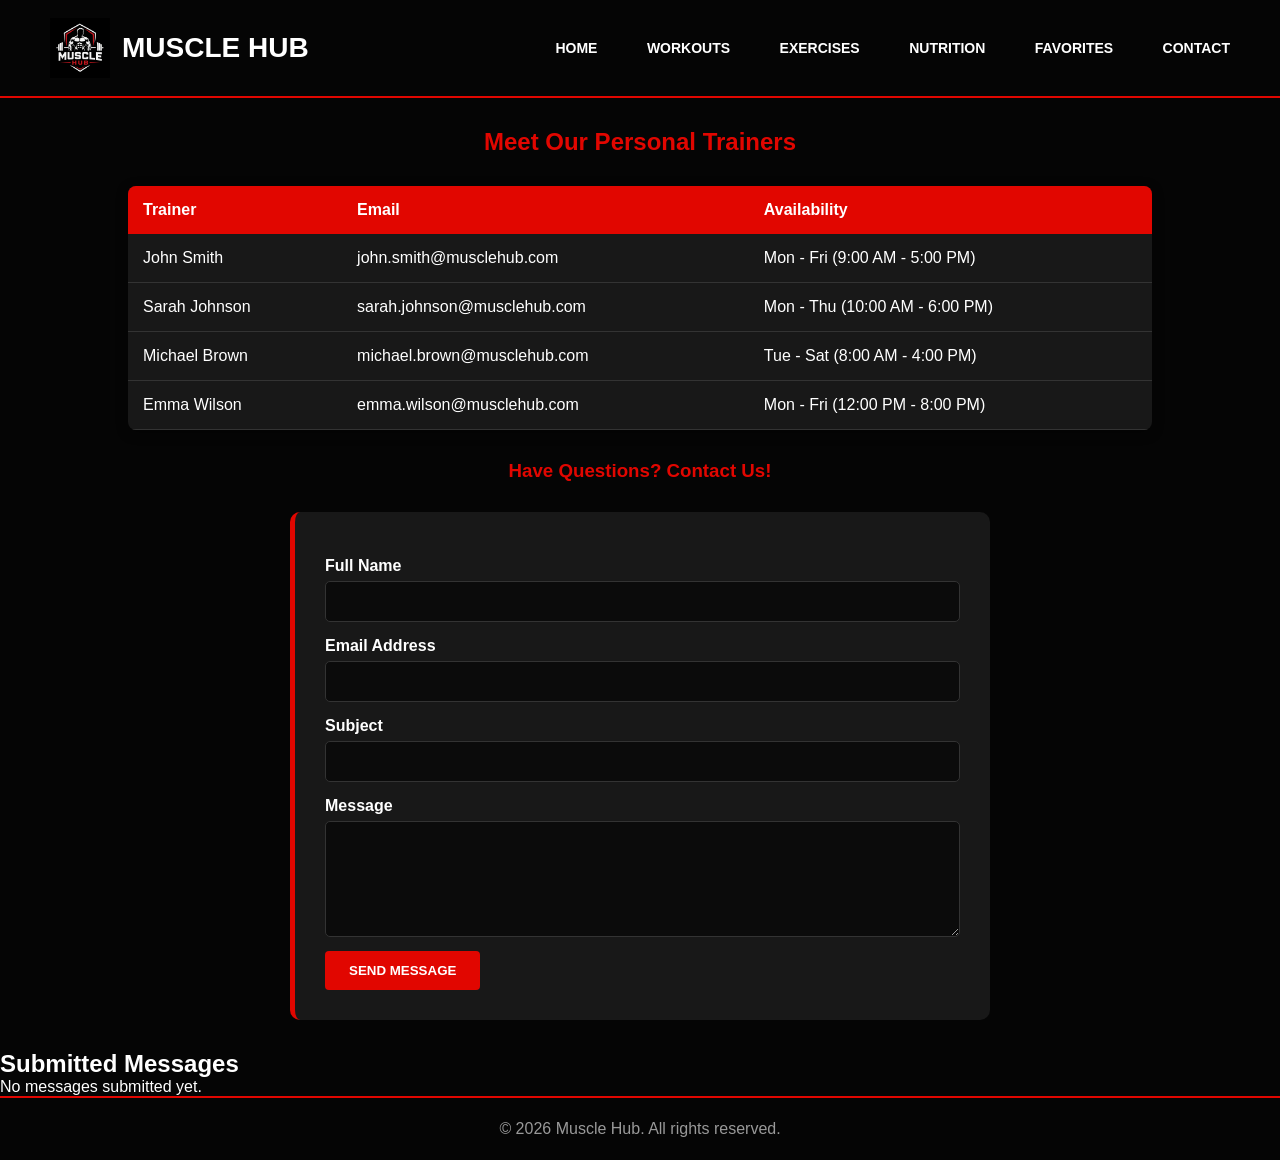
<file: contact.html>
<!DOCTYPE html>
<html>
<head>
    <title>Contact Us</title>
    <meta charset="UTF-8">
    <meta name="viewport" content="width=device-width, initial-scale=1.0">
    <link rel="stylesheet" href="style.css">
</head>

<body>
<header>

    <div class="logo">
        <img src="images/logo.png" alt="Muscle Hub Logo">
        <h1>Muscle Hub</h1>
    </div>

    <nav>
        <a href="index.html">Home</a>
        <a href="workouts.html">Workouts</a>
        <a href="exercises.html">Exercises</a>
        <a href="nutrition.html">Nutrition</a>
        <a href="favorites.html">Favorites</a>
        <a href="contact.html">Contact</a>
    </nav>

</header>


<h2 class="table-title">Meet Our Personal Trainers</h2>

<table class="pt-table">

    <tr>
        <th>Trainer</th>
        <th>Email</th>
        <th>Availability</th>
    </tr>

    <tr>
        <td>John Smith</td>
        <td>john.smith@musclehub.com</td>
        <td>Mon - Fri (9:00 AM - 5:00 PM)</td>
    </tr>

    <tr>
        <td>Sarah Johnson</td>
        <td>sarah.johnson@musclehub.com</td>
        <td>Mon - Thu (10:00 AM - 6:00 PM)</td>
    </tr>

    <tr>
        <td>Michael Brown</td>
        <td>michael.brown@musclehub.com</td>
        <td>Tue - Sat (8:00 AM - 4:00 PM)</td>
    </tr>

    <tr>
        <td>Emma Wilson</td>
        <td>emma.wilson@musclehub.com</td>
        <td>Mon - Fri (12:00 PM - 8:00 PM)</td>
    </tr>

</table>

<h3 class="table-title">Have Questions? Contact Us!</h3>

<div class="contact-container">

        <form id="contactForm">

            <label>Full Name</label>
            <input type="text" id="name" required>

            <label>Email Address</label>
            <input type="email" id="email" required>

            <label>Subject</label>
            <input type="text" id="subject" required>

            <label>Message</label>
            <textarea id="message" rows="6" required></textarea>

            <button type="submit" class="btn">
                Send Message
            </button>

        </form>

    </div>

    <h2>Submitted Messages</h2>

    <div id="messages"></div>

</section>

</div>


<footer>
    <p>© 2026 Muscle Hub. All rights reserved.</p>
</footer>

<script src="contact.js"></script>

</body>
</html>
</file>
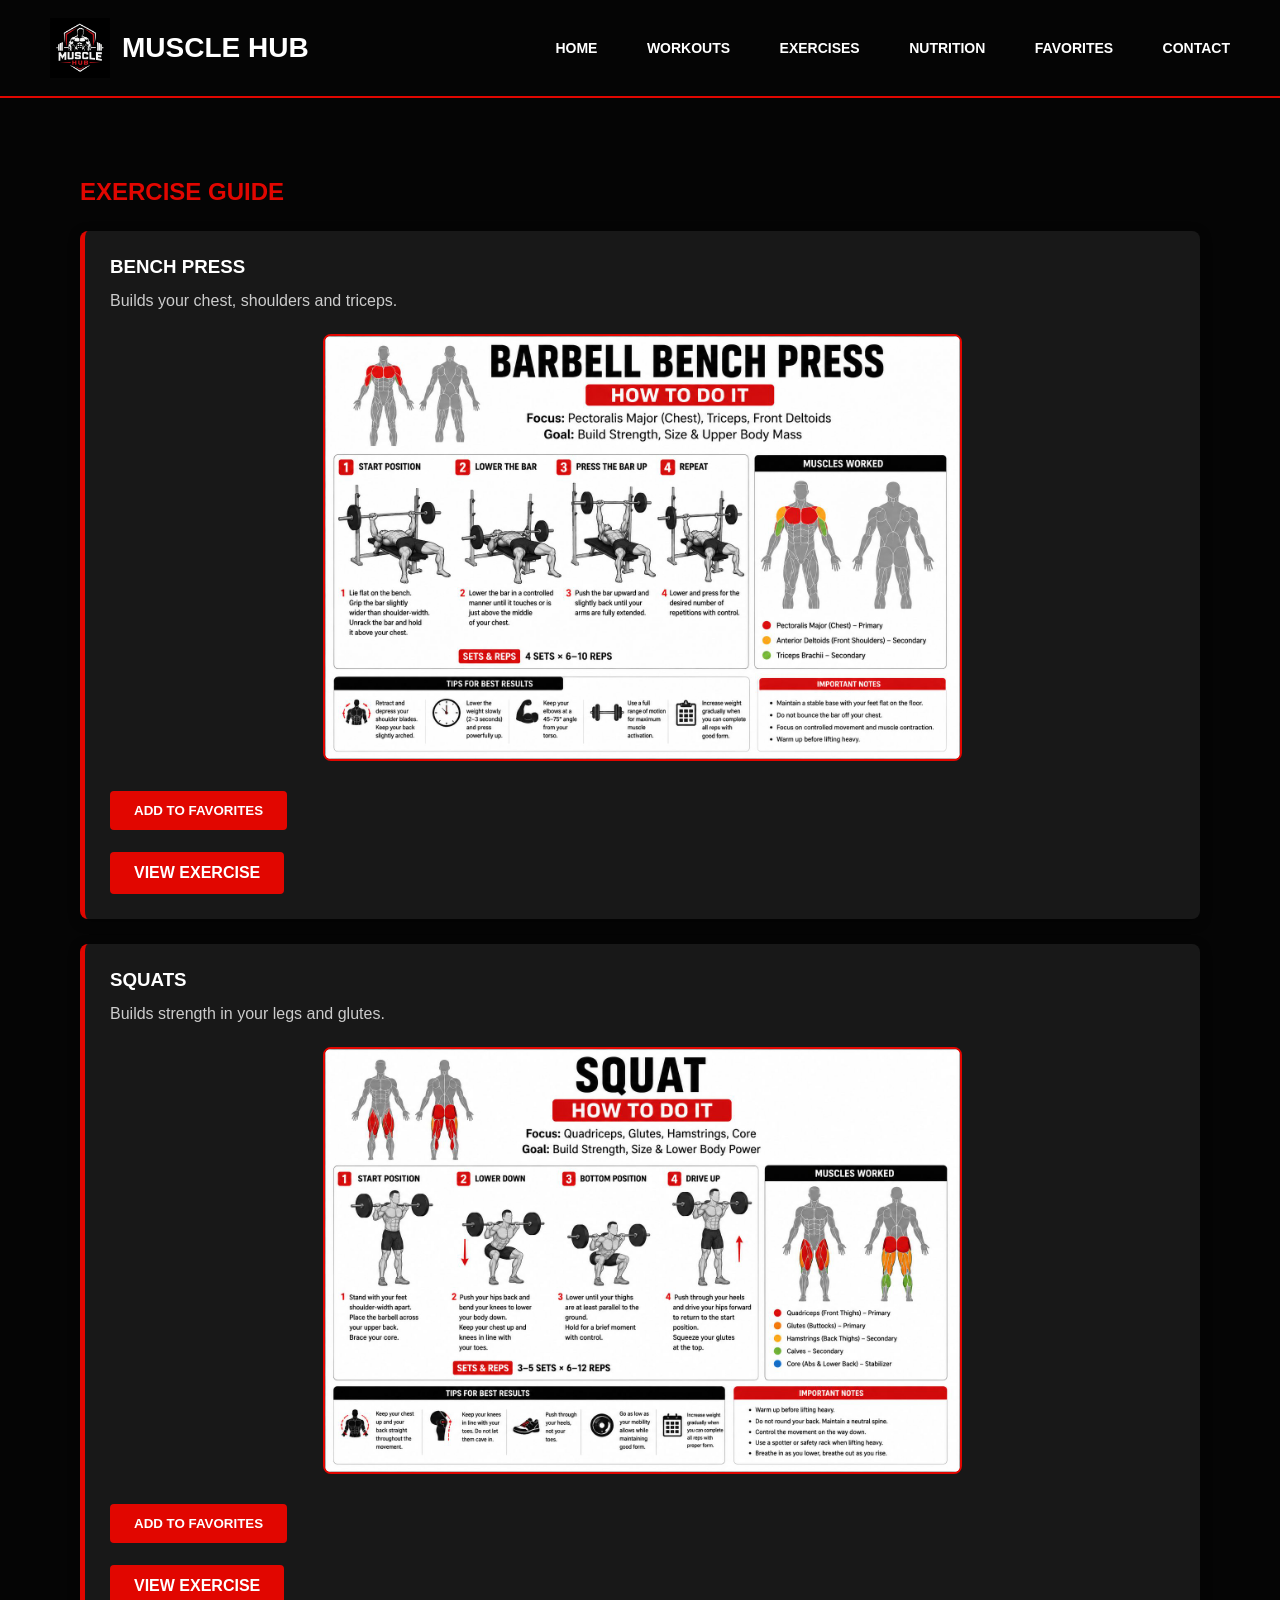
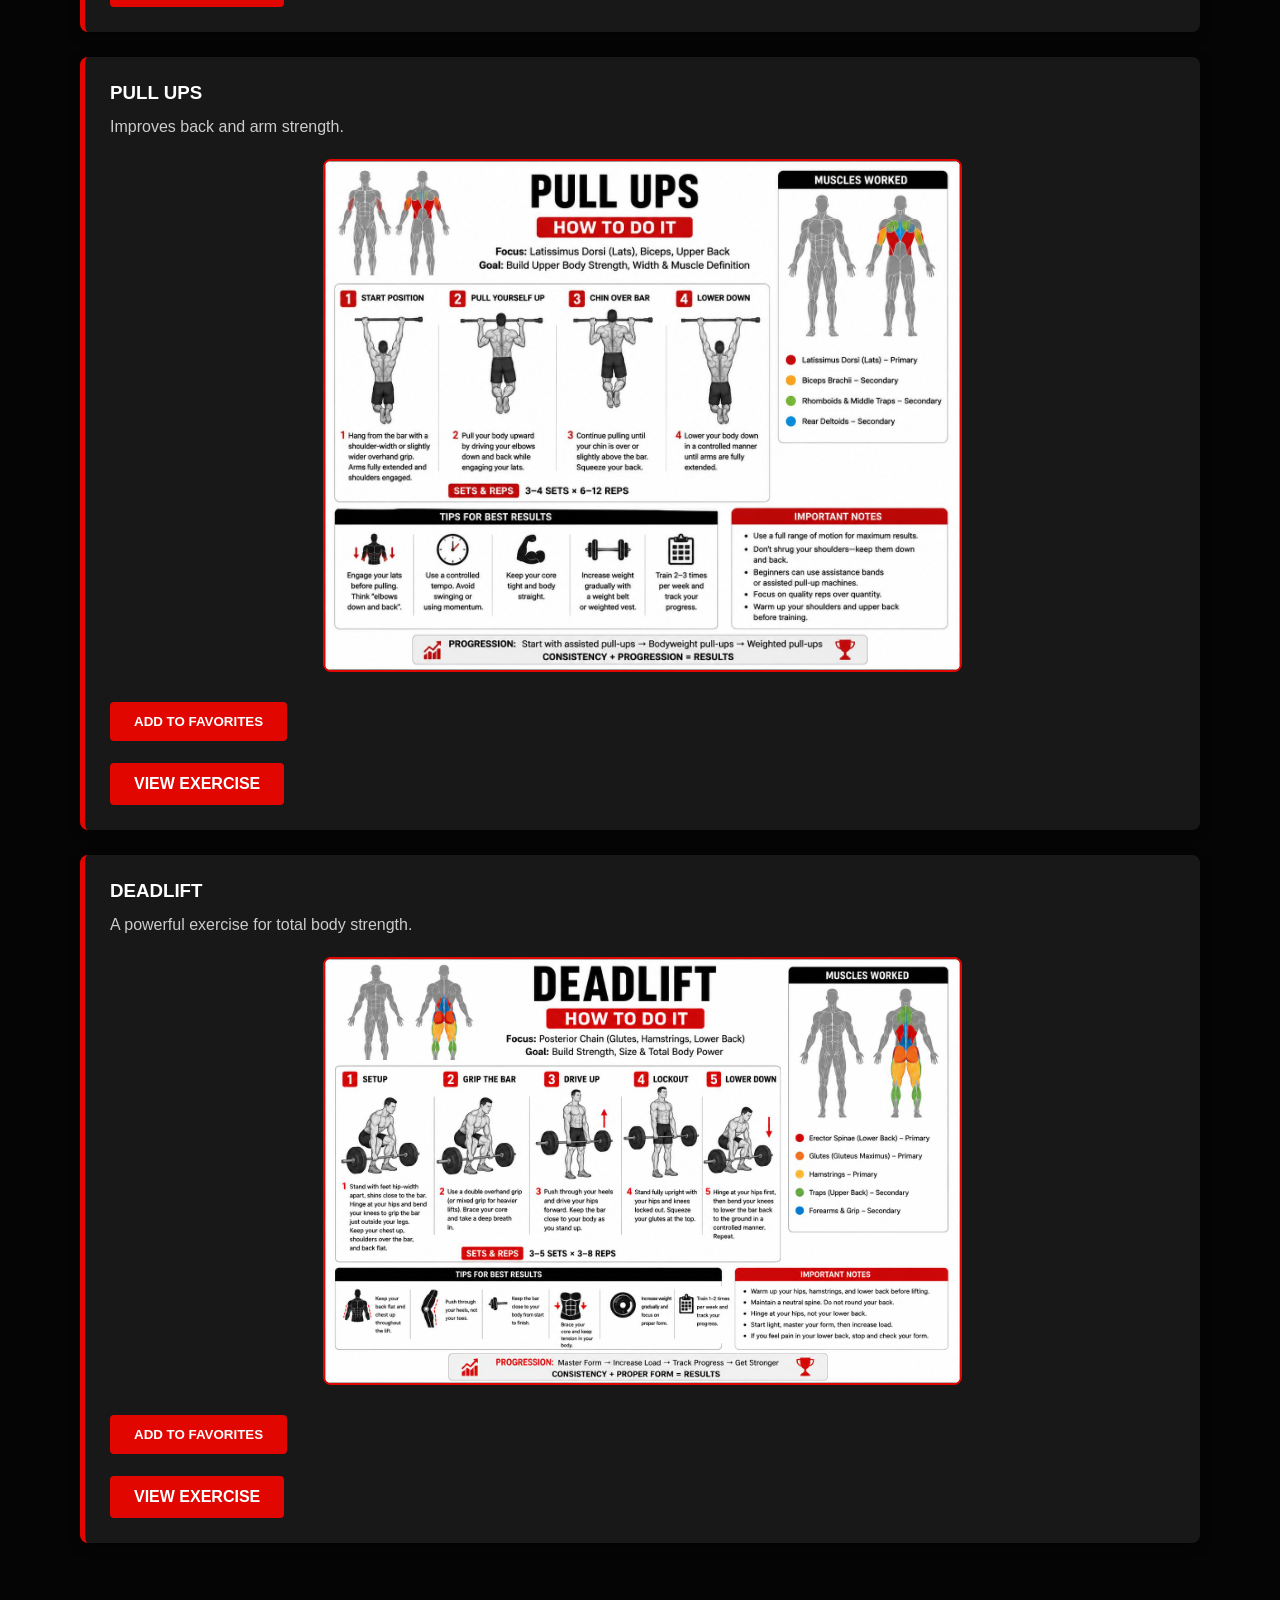
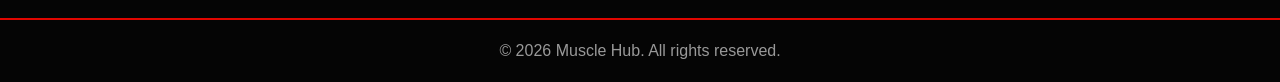
<file: exercises.html>
<!DOCTYPE html>
<html>
<head>
    <title>Exercises</title>
    <meta charset="UTF-8">
    <meta name="viewport" content="width=device-width, initial-scale=1.0">
    <link rel="stylesheet" href="style.css">
</head>

<body>
<header>

    <div class="logo">
        <img src="images/logo.png" alt="Muscle Hub Logo">
        <h1>Muscle Hub</h1>
    </div>

    <nav>
        <a href="index.html">Home</a>
        <a href="workouts.html">Workouts</a>
        <a href="exercises.html">Exercises</a>
        <a href="nutrition.html">Nutrition</a>
        <a href="favorites.html">Favorites</a>
        <a href="contact.html">Contact</a>
    </nav>

</header>


<section>
    <h1>Exercise Guide</h1>

    <div class="list-card">
        
        <div>
            <h3>Bench Press</h3>
            <p>Builds your chest, shoulders and triceps.</p>
            <img src="images/benchpress.jpg" alt="Bench Press Image" class="card-image">
            <button onclick="addFavorite(
            'Bench Press',
            'images/benchpress.jpg',
            'Builds your chest, shoulders and triceps.',
            document.getElementById('benchpress-details').innerHTML
            )" class="btn">
            Add to Favorites
            </button>

            <details>
                <summary class="btn">View Exercise</summary>

                <div class="dropdown-content" id="benchpress-details">
                    <h4>How To Do It</h4>
                    <ul>
                        <li>Lie flat on a bench with your feet on the floor.</li>
                        <li>Grip the bar slightly wider than shoulder width.</li>
                        <li>Lower the bar slowly to your chest.</li>
                        <li>Push the bar back up until your arms are straight.</li>
                    </ul>

                    <h4>Muscles Worked</h4>
                    <p>Chest, shoulders and triceps.</p>
                </div>
            </details>
        </div>
    </div>

    <div class="list-card">
        
        <div>
            <h3>Squats</h3>
            <p>Builds strength in your legs and glutes.</p>
            <img src="images/squat.jpg" alt="Squats Image" class="card-image">
            <button onclick="addFavorite(
                'Squats',
                'images/squat.jpg',
                'Builds strength in your legs and glutes.',
                document.getElementById('squats-details').innerHTML
                )" class="btn">
                 Add to Favorites
                </button>
            <details>
                <summary class="btn">View Exercise</summary>

                <div class="dropdown-content" id="squats-details">
                    <h4>How To Do It</h4>
                    <ul>
                        <li>Stand with your feet shoulder-width apart.</li>
                        <li>Keep your chest up and back straight.</li>
                        <li>Bend your knees and lower your body down.</li>
                        <li>Push through your heels to stand back up.</li>
                    </ul>

                    <h4>Muscles Worked</h4>
                    <p>Quads, hamstrings, glutes and core.</p>
                </div>
            </details>
        </div>
    </div>

    <div class="list-card">
       
        <div>
            <h3>Pull Ups</h3>
            <p>Improves back and arm strength.</p>
            <img src="images/pullups.jpg" alt="Pull Ups Image" class="card-image">
            <button onclick="addFavorite(
                'Pull Ups',
                'images/pullups.jpg',
                'Improves back and arm strength.',
                document.getElementById('pull-ups-details').innerHTML
                )" class="btn">
                 Add to Favorites
                </button>
            <details>
                <summary class="btn">View Exercise</summary>

                <div class="dropdown-content" id="pull-ups-details">
                    <h4>How To Do It</h4>
                    <ul>
                        <li>Hold the pull-up bar with your palms facing away.</li>
                        <li>Keep your body straight and core tight.</li>
                        <li>Pull yourself up until your chin is above the bar.</li>
                        <li>Lower yourself back down slowly.</li>
                    </ul>

                    <h4>Muscles Worked</h4>
                    <p>Back, biceps and shoulders.</p>
                </div>
            </details>
        </div>
    </div>

    <div class="list-card">
    

        <div>
            <h3>Deadlift</h3>
            <p>A powerful exercise for total body strength.</p>
            <img src="images/deadlift.jpg" alt="Deadlift Image" class="card-image">
            <button onclick="addFavorite(
                'Deadlift',
                'images/deadlift.jpg',
                'A powerful exercise for total body strength.',
                document.getElementById('deadlift-details').innerHTML
                )" class="btn">
                 Add to Favorites
                </button>
            <details>
                <summary class="btn">View Exercise</summary>

                <div class="dropdown-content" id="deadlift-details">
                    <h4>How To Do It</h4>
                    <ul>
                        <li>Stand with your feet hip-width apart.</li>
                        <li>Grip the bar with your hands just outside your legs.</li>
                        <li>Keep your back straight and chest lifted.</li>
                        <li>Push through your heels and lift the bar up.</li>
                    </ul>

                    <h4>Muscles Worked</h4>
                    <p>Back, glutes, hamstrings, core and traps.</p>
                </div>
            </details>
        </div>
    </div>

</section>

<footer>
    <p>© 2026 Muscle Hub. All rights reserved.</p>
</footer>



<script src="favorites.js"></script>

</body>
</html>
</file>
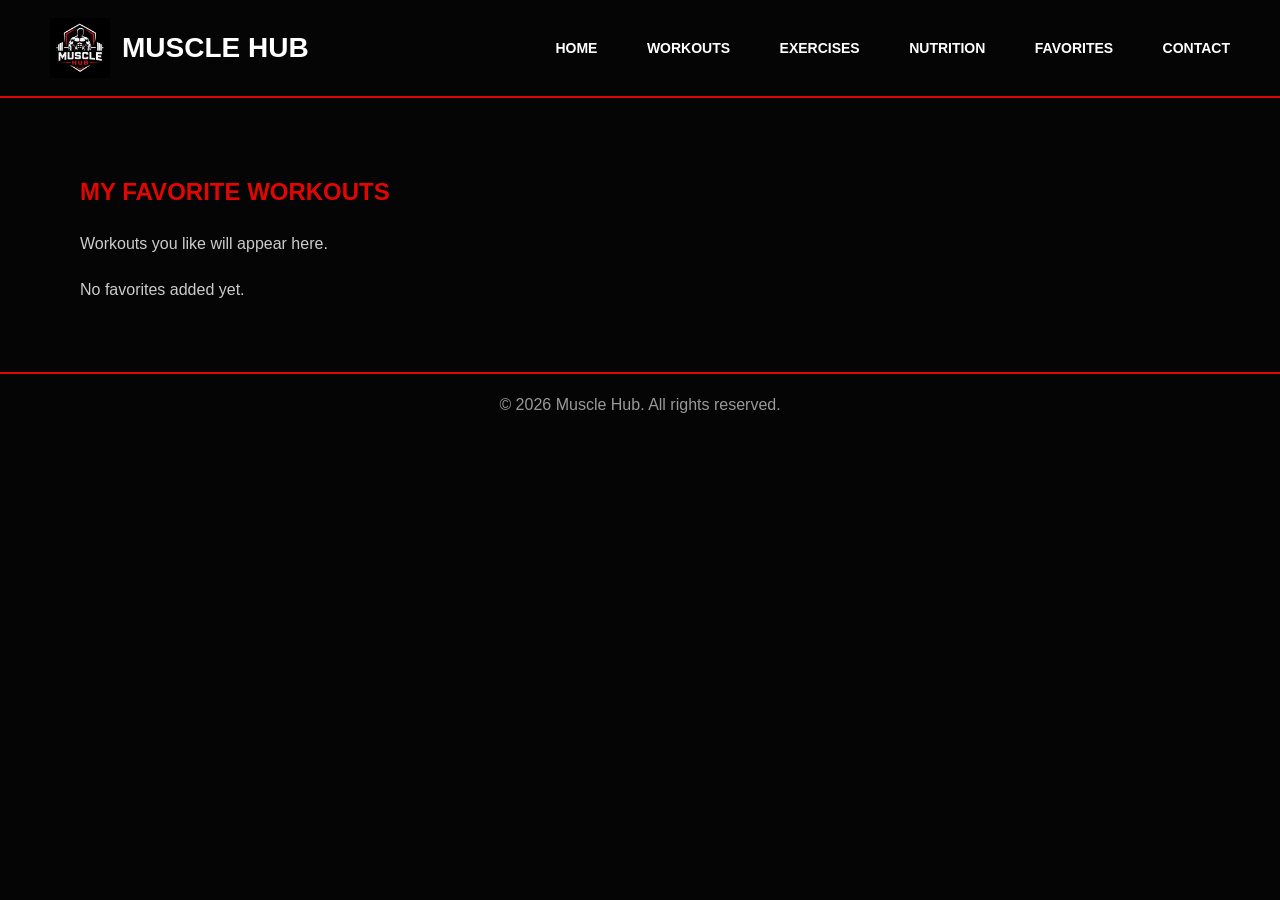
<file: favorites.html>
<!DOCTYPE html>
<html>
<head>
    <title>Favorites</title>
    <meta charset="UTF-8">
    <meta name="viewport" content="width=device-width, initial-scale=1.0">
    <link rel="stylesheet" href="style.css">
</head>

<body>
<header>

    <div class="logo">
        <img src="images/logo.png" alt="Muscle Hub Logo">
        <h1>Muscle Hub</h1>
    </div>

    <nav>
        <a href="index.html">Home</a>
        <a href="workouts.html">Workouts</a>
        <a href="exercises.html">Exercises</a>
        <a href="nutrition.html">Nutrition</a>
        <a href="favorites.html">Favorites</a>
        <a href="contact.html">Contact</a>
    </nav>

</header>

<section>
    <h1>My Favorite Workouts </h1>

    <p>Workouts you like will appear here.</p>

    <div id="favorites-list"></div>
</section>


<footer>
    <p>© 2026 Muscle Hub. All rights reserved.</p>
</footer>


<script src="favorites.js"></script>

</body>
</html>
</file>
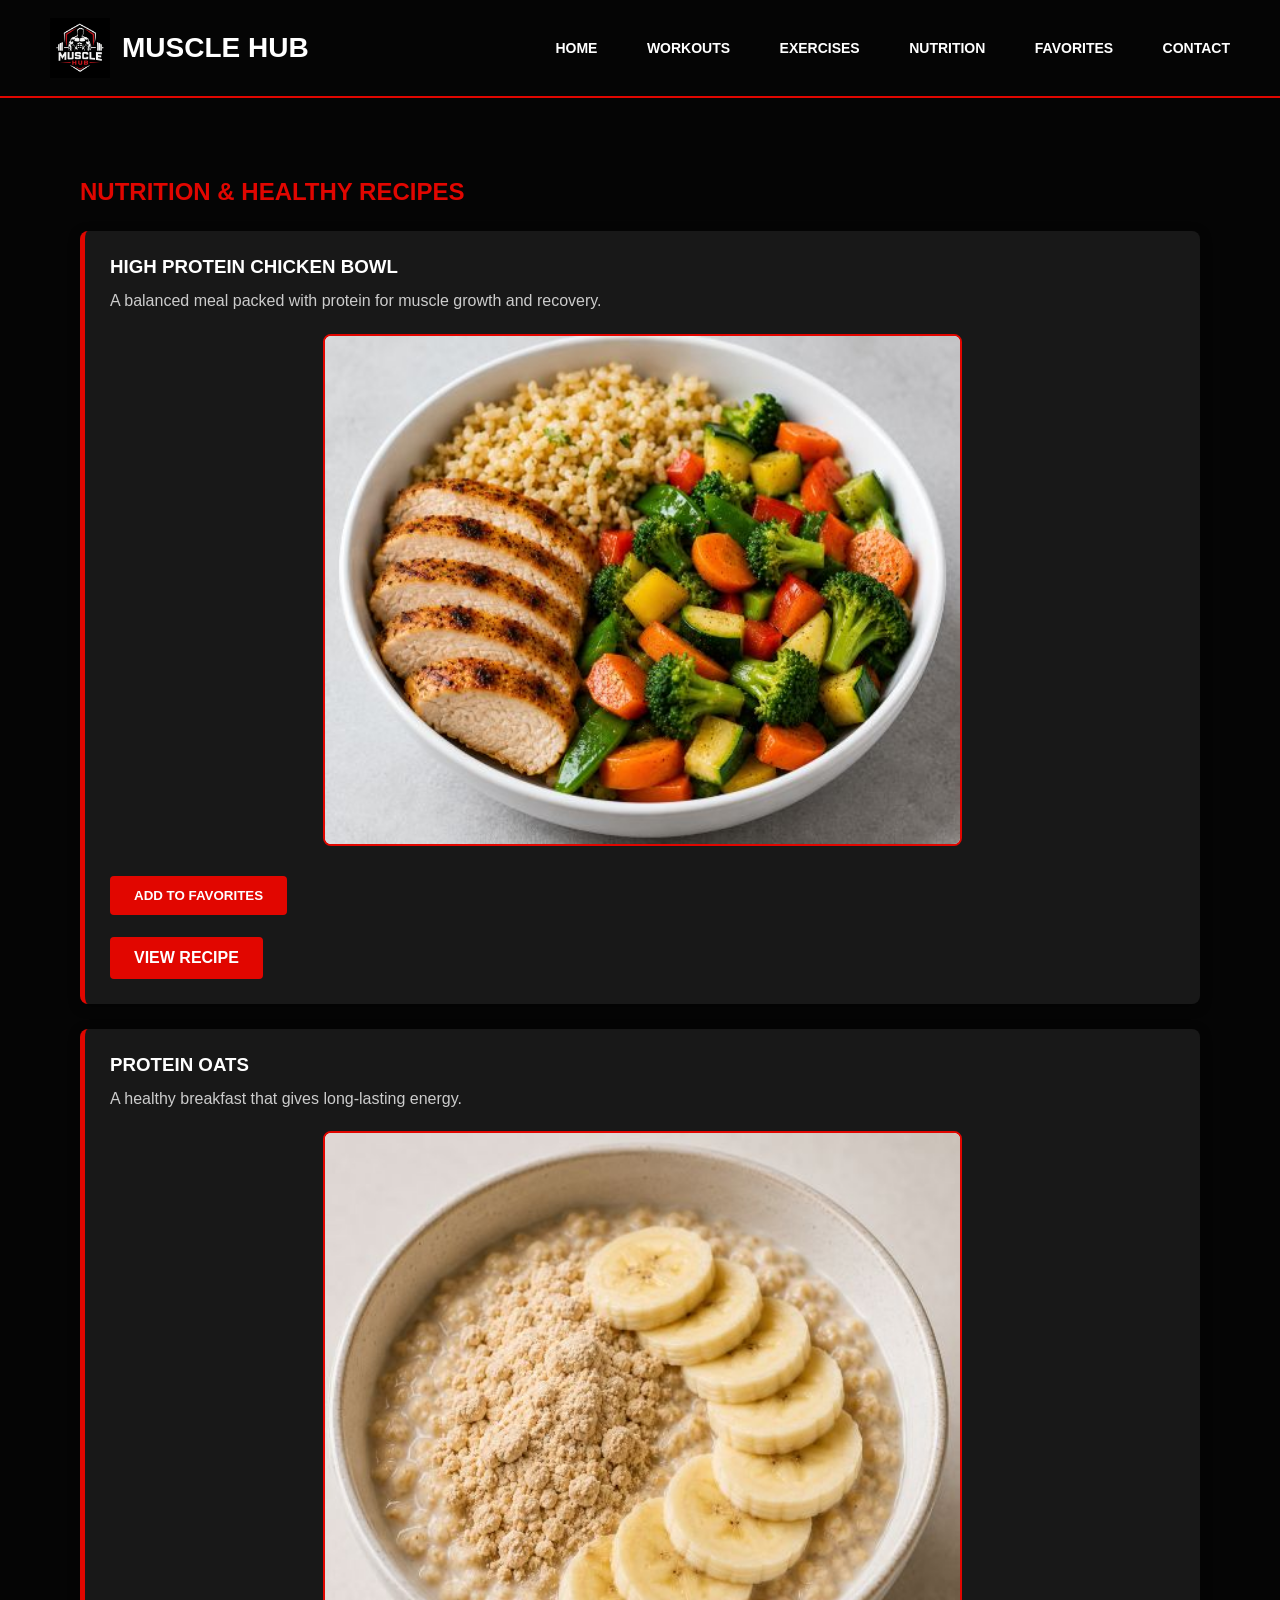
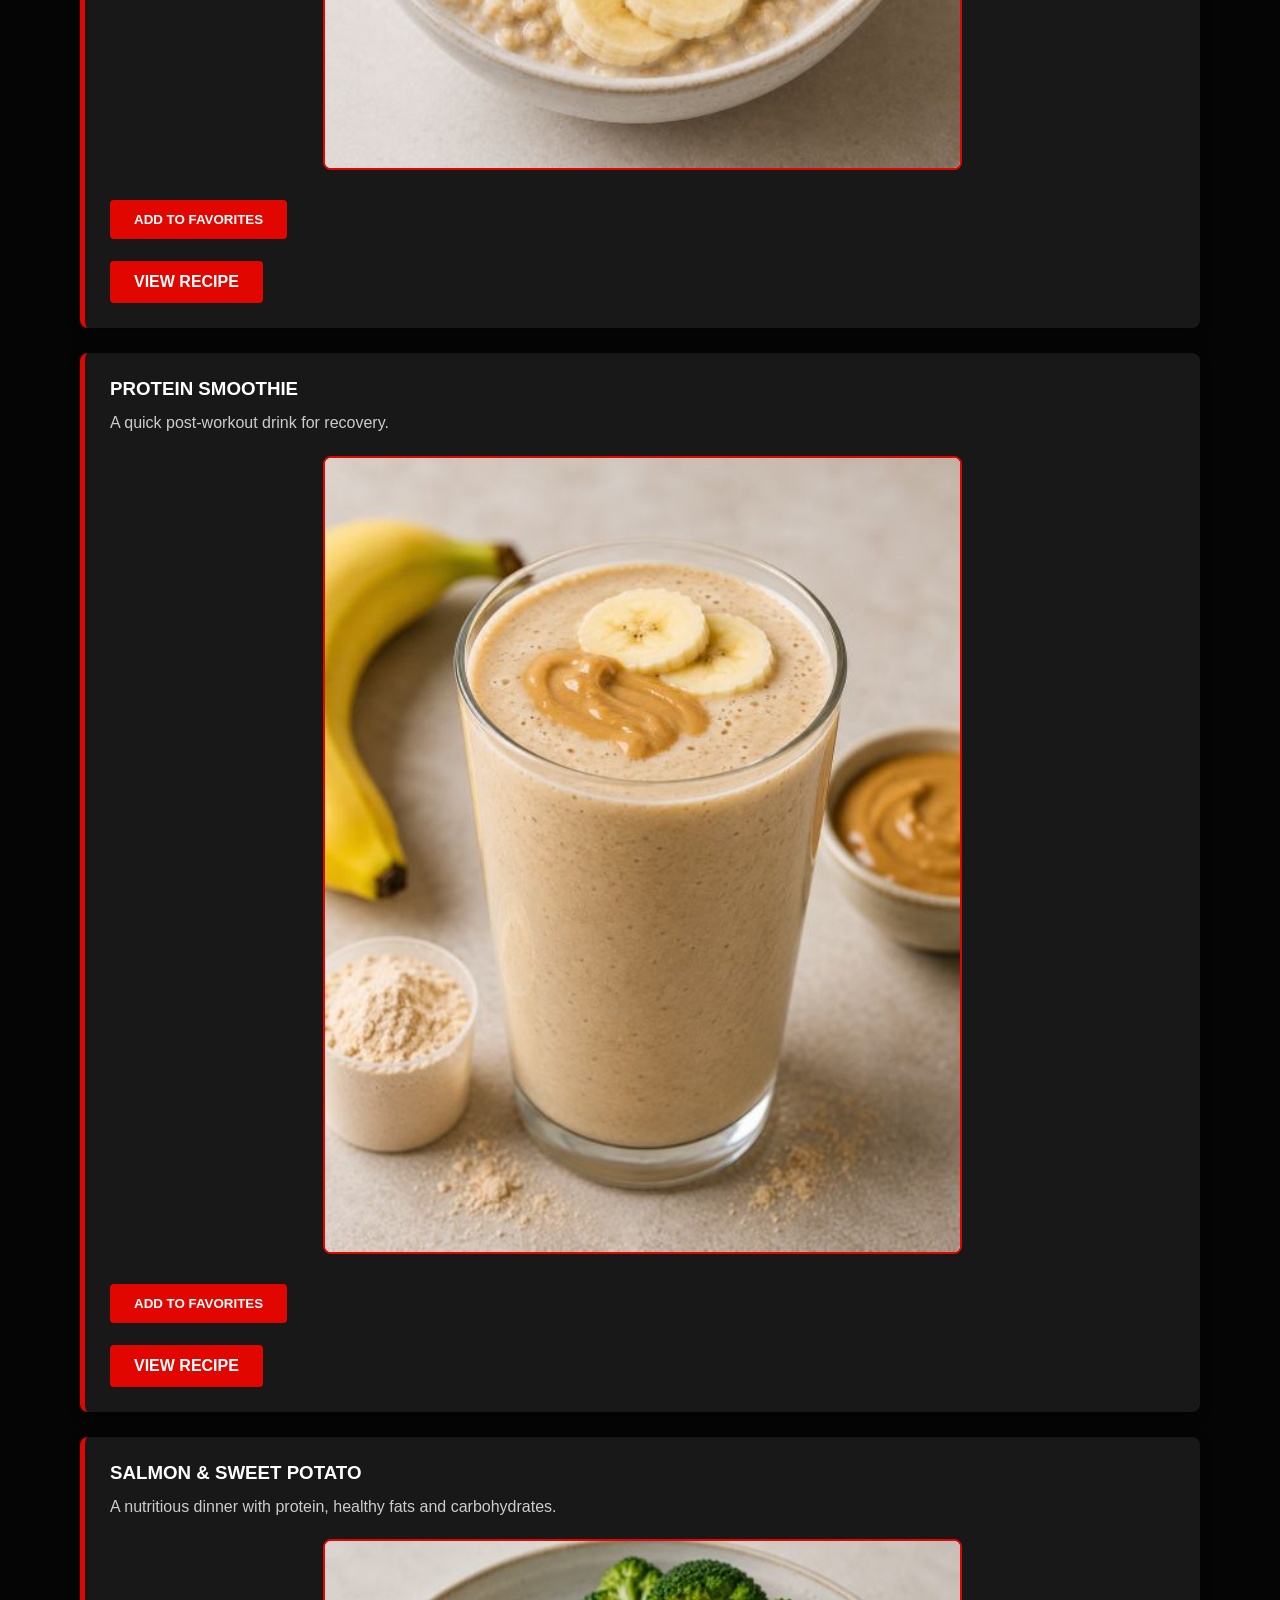
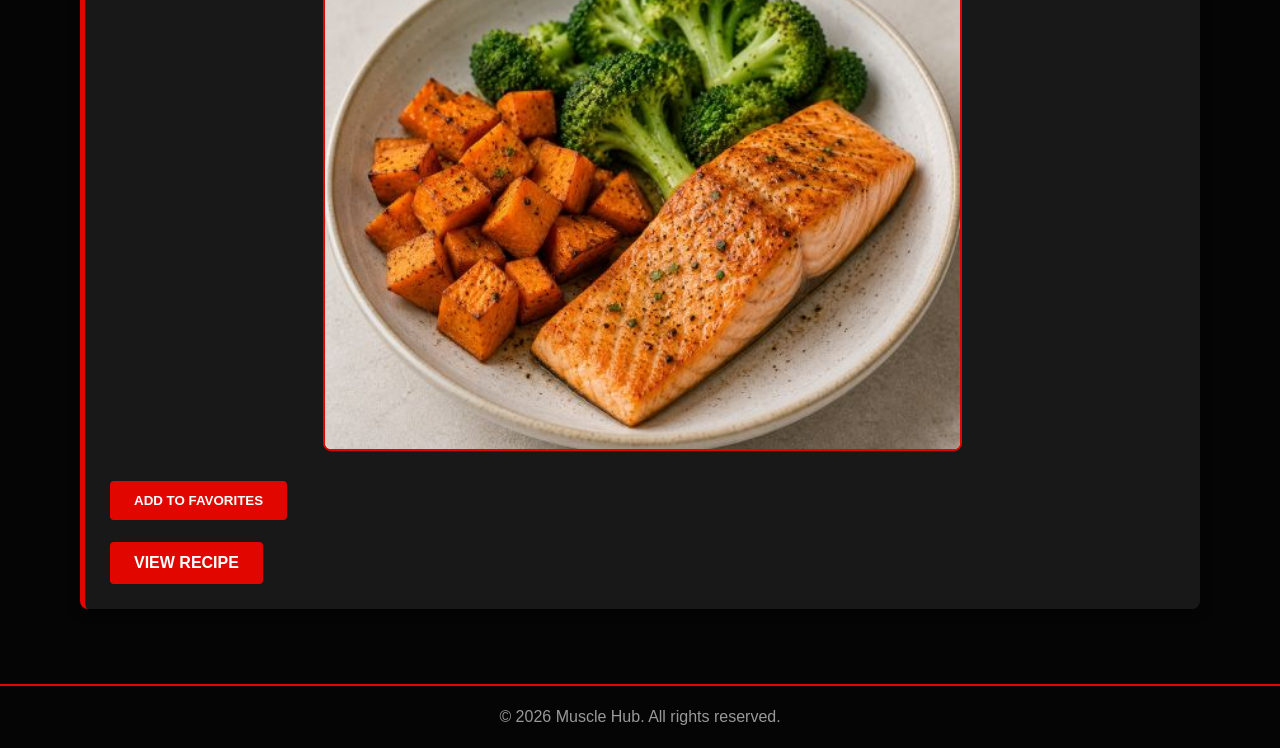
<file: nutrition.html>
<!DOCTYPE html>
<html>
<head>
    <title>Nutrition</title>
    <meta charset="UTF-8">
    <meta name="viewport" content="width=device-width, initial-scale=1.0">
    <link rel="stylesheet" href="style.css">
</head>

<body>
<header>

    <div class="logo">
        <img src="images/logo.png" alt="Muscle Hub Logo">
        <h1>Muscle Hub</h1>
    </div>

    <nav>
        <a href="index.html">Home</a>
        <a href="workouts.html">Workouts</a>
        <a href="exercises.html">Exercises</a>
        <a href="nutrition.html">Nutrition</a>
        <a href="favorites.html">Favorites</a>
        <a href="contact.html">Contact</a>
    </nav>

</header>

<section>
    <h1>Nutrition & Healthy Recipes</h1>

    <div class="list-card">

        <div>
            <h3>High Protein Chicken Bowl</h3>
            <p>A balanced meal packed with protein for muscle growth and recovery.</p>
            <img src="images/chickenbowl.jpg" alt="High Protein Chicken Bowl Image" class="card-image">

            <button onclick="addFavorite(
                'High Protein Chicken Bowl',
                'images/chickenbowl.jpg',
                'A balanced meal packed with protein for muscle growth and recovery.',
                document.getElementById('chicken-details').innerHTML
                )" class="btn">
                 Add to Favorites
</button>
            <details>
                <summary class="btn">View Recipe</summary>

                <div class="dropdown-content" id="chicken-details">
                    <h4>Ingredients</h4>
                    <ul>
                        <li>200g grilled chicken breast</li>
                        <li>1 cup brown rice</li>
                        <li>1 cup mixed vegetables</li>
                        <li>1 tablespoon olive oil</li>
                    </ul>

                    <h4>Instructions</h4>
                    <p>
                        Cook the rice and vegetables. Grill the chicken until fully cooked.
                        Combine everything in a bowl and drizzle with olive oil.
                    </p>

                    <h4>Benefits</h4>
                    <p>High in protein and carbohydrates to support muscle recovery.</p>

                    <div class="nutrition-info">
                        <h4>Nutrition Information</h4>
                        <ul>
                            <li>Calories: 550 kcal</li>
                            <li>Protein: 45g</li>
                            <li>Carbohydrates: 50g</li>
                            <li>Fat: 15g</li>
                            <li>Fibre: 6g</li>
                        </ul>
                    </div>
                </div>
            </details>
        </div>
    </div>

    <div class="list-card">

        <div>
            <h3>Protein Oats</h3>
            <p>A healthy breakfast that gives long-lasting energy.</p>
            <img src="images/proteinoats.jpg" alt="Protein Oats Image" class="card-image">
            <button onclick="addFavorite(
                'Protein Oats',
                'images/proteinoats.jpg',
                'A healthy breakfast that gives long-lasting energy.',
                document.getElementById('oats-details').innerHTML
                )" class="btn">
                 Add to Favorites
                </button>
            <details>
                <summary class="btn">View Recipe</summary>

                <div class="dropdown-content" id="oats-details">
                    <h4>Ingredients</h4>
                    <ul>
                        <li>1 cup oats</li>
                        <li>1 scoop protein powder</li>
                        <li>1 banana</li>
                        <li>250ml milk</li>
                    </ul>

                    <h4>Instructions</h4>
                    <p>
                        Cook the oats with milk. Stir in protein powder and top with banana slices.
                    </p>

                    <h4>Benefits</h4>
                    <p>Great for breakfast because it provides protein and slow-release energy.</p>

                    <div class="nutrition-info">
                        <h4>Nutrition Information</h4>
                        <ul>
                            <li>Calories: 420 kcal</li>
                            <li>Protein: 30g</li>
                            <li>Carbohydrates: 45g</li>
                            <li>Fat: 10g</li>
                            <li>Fibre: 7g</li>
                        </ul>
                    </div>
                </div>
            </details>
        </div>
    </div>

    <div class="list-card">
        

        <div>
            <h3>Protein Smoothie</h3>
            <p>A quick post-workout drink for recovery.</p>
            <img src="images/proteinsmoothie.jpg" alt="Protein Smoothie Image" class="card-image">
            <button onclick="addFavorite(
                'Protein Smoothie',
                'images/proteinsmoothie.jpg',
                'A quick post-workout drink for recovery.',
                document.getElementById('smoothie-details').innerHTML
                )" class="btn">
                 Add to Favorites
                </button>
            <details>
                <summary class="btn">View Recipe</summary>

                <div class="dropdown-content" id="smoothie-details">
                    <h4>Ingredients</h4>
                    <ul>
                        <li>1 banana</li>
                        <li>1 scoop whey protein</li>
                        <li>250ml milk</li>
                        <li>1 tablespoon peanut butter</li>
                    </ul>

                    <h4>Instructions</h4>
                    <p>
                        Add all ingredients to a blender. Blend until smooth and serve chilled.
                    </p>

                    <h4>Benefits</h4>
                    <p>Useful after training because it helps with energy and recovery.</p>

                    <div class="nutrition-info">
                        <h4>Nutrition Information</h4>
                        <ul>
                            <li>Calories: 350 kcal</li>
                            <li>Protein: 32g</li>
                            <li>Carbohydrates: 25g</li>
                            <li>Fat: 12g</li>
                            <li>Fibre: 4g</li>
                        </ul>
                    </div>
                </div>
            </details>
        </div>
    </div>

    <div class="list-card">

        <div>
            <h3>Salmon & Sweet Potato</h3>
            <p>A nutritious dinner with protein, healthy fats and carbohydrates.</p>
            <img src="images/salmonsweetpotato.jpg" alt="Salmon & Sweet Potato Image" class="card-image">
            <button onclick="addFavorite(
                'Salmon & Sweet Potato',
                'images/salmonsweetpotato.jpg',
                'A nutritious dinner with protein, healthy fats and carbohydrates.',
                document.getElementById('salmon-details').innerHTML
                )" class="btn">
                 Add to Favorites
                </button>
            <details>
                <summary class="btn">View Recipe</summary>

                <div class="dropdown-content" id="salmon-details">
                    <h4>Ingredients</h4>
                    <ul>
                        <li>1 salmon fillet</li>
                        <li>1 sweet potato</li>
                        <li>1 cup broccoli</li>
                        <li>Salt and pepper</li>
                    </ul>

                    <h4>Instructions</h4>
                    <p>
                        Bake the salmon and sweet potato. Steam the broccoli and serve together.
                    </p>

                    <h4>Benefits</h4>
                    <p>Contains protein and healthy fats to support recovery and overall health.</p>

                    <div class="nutrition-info">
                        <h4>Nutrition Information</h4>
                        <ul>
                            <li>Calories: 600 kcal</li>
                            <li>Protein: 40g</li>
                            <li>Carbohydrates: 45g</li>
                            <li>Fat: 25g</li>
                            <li>Fibre: 8g</li>
                        </ul>
                    </div>
                </div>
            </details>
        </div>
    </div>

</section>

<footer>
    <p>© 2026 Muscle Hub. All rights reserved.</p>
</footer>



<script src="favorites.js"></script>

</body>
</html>
</file>
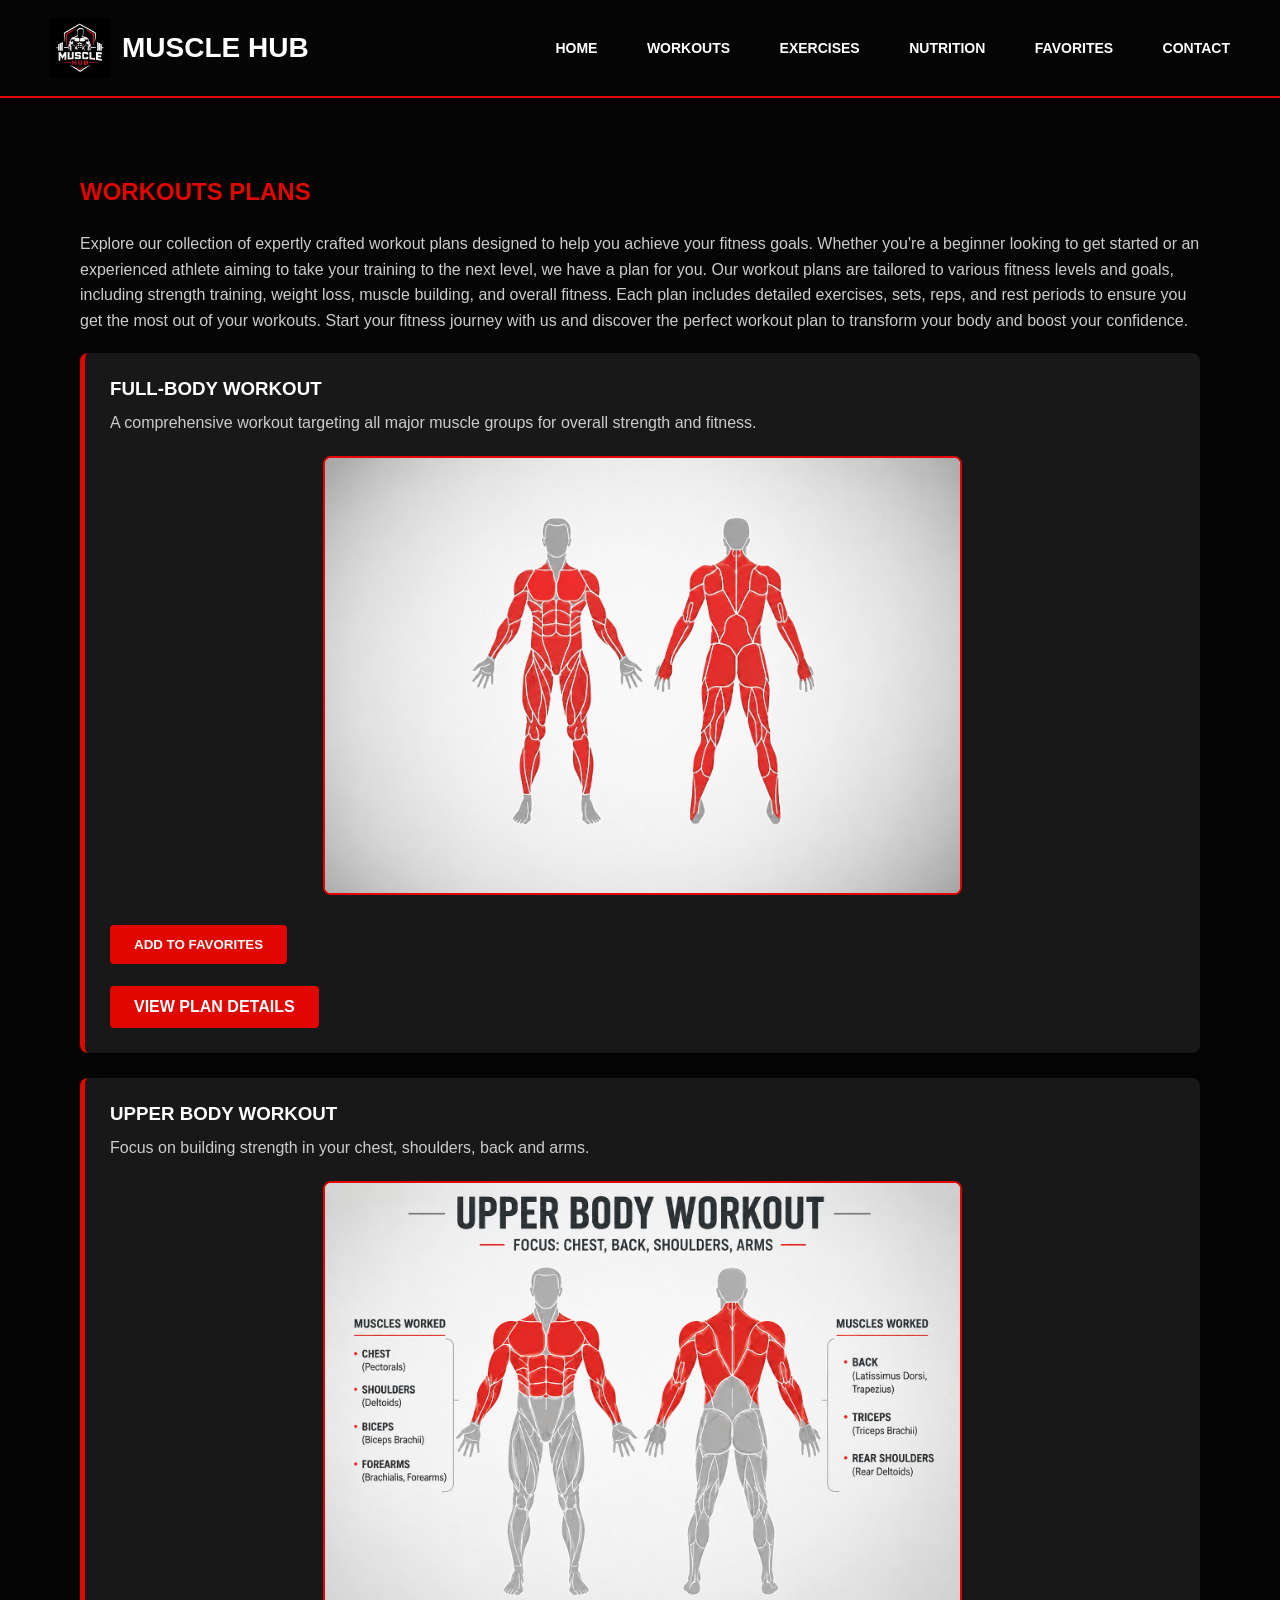
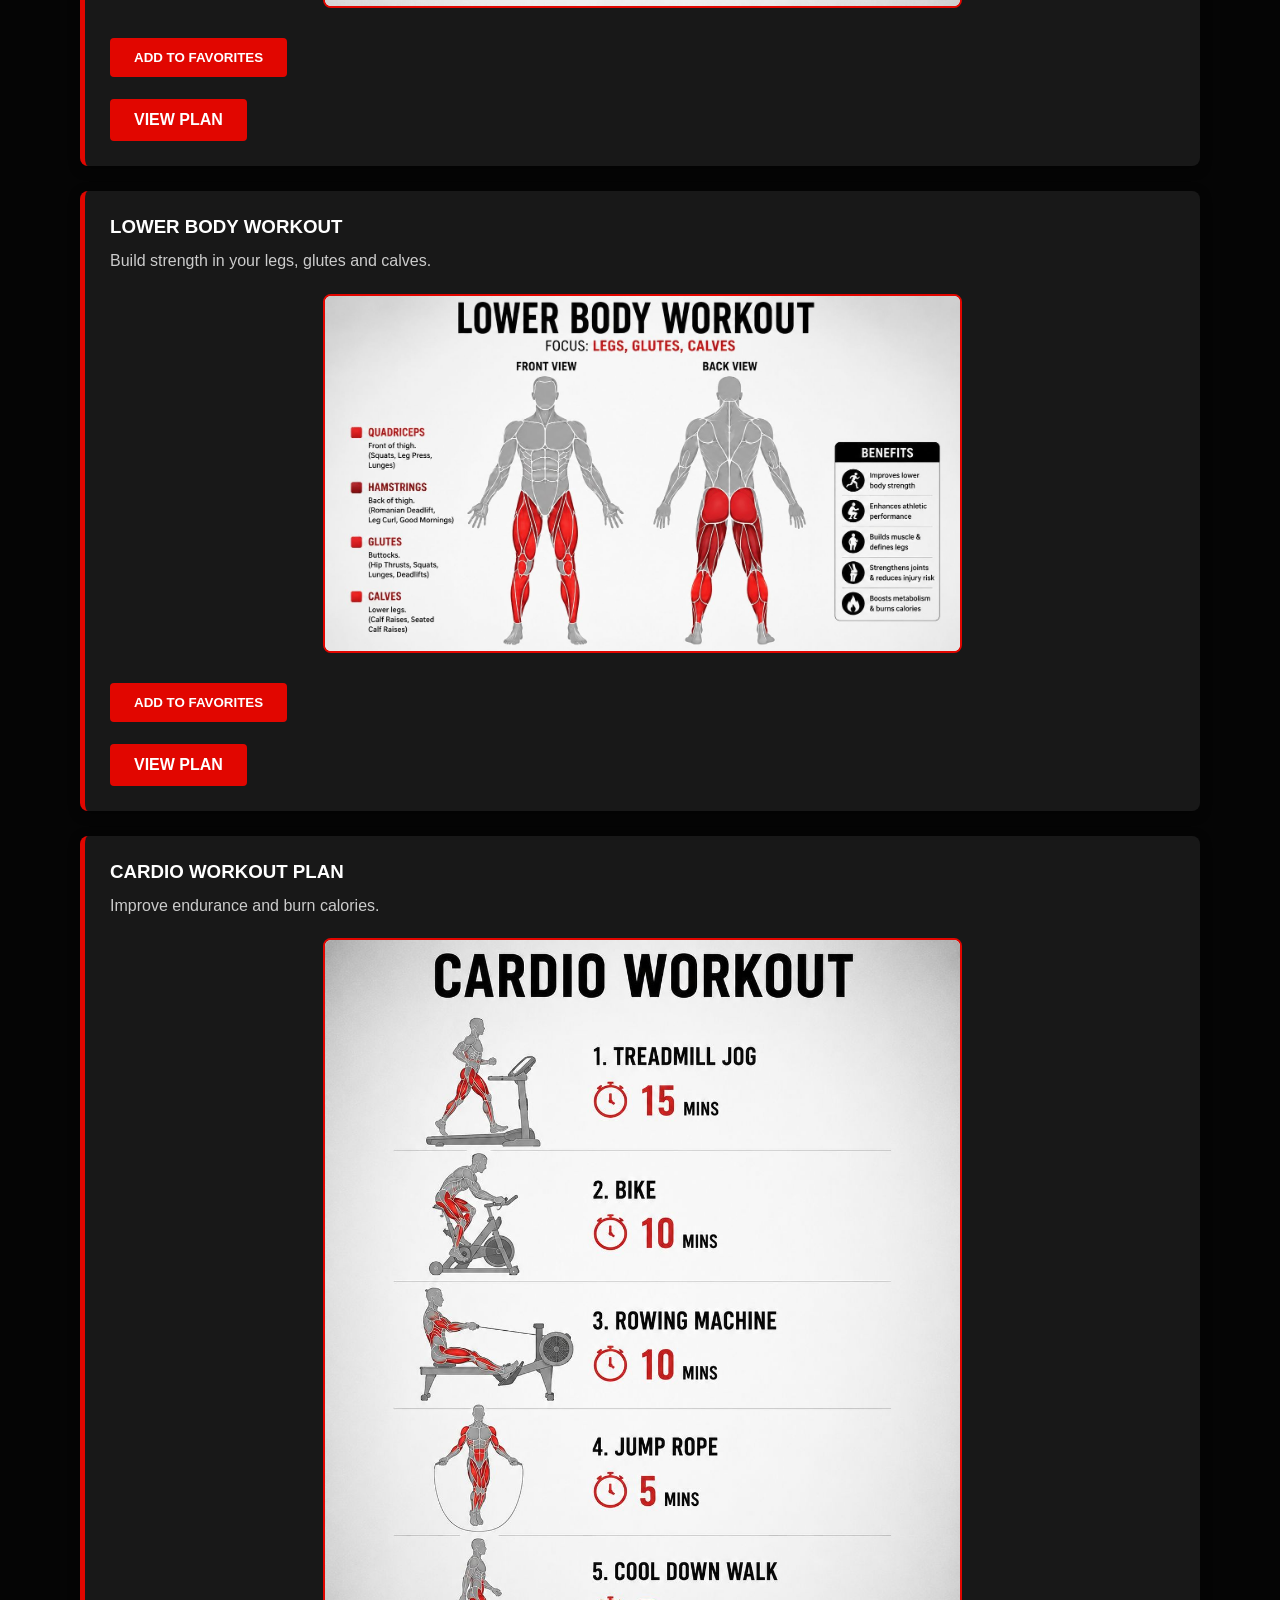
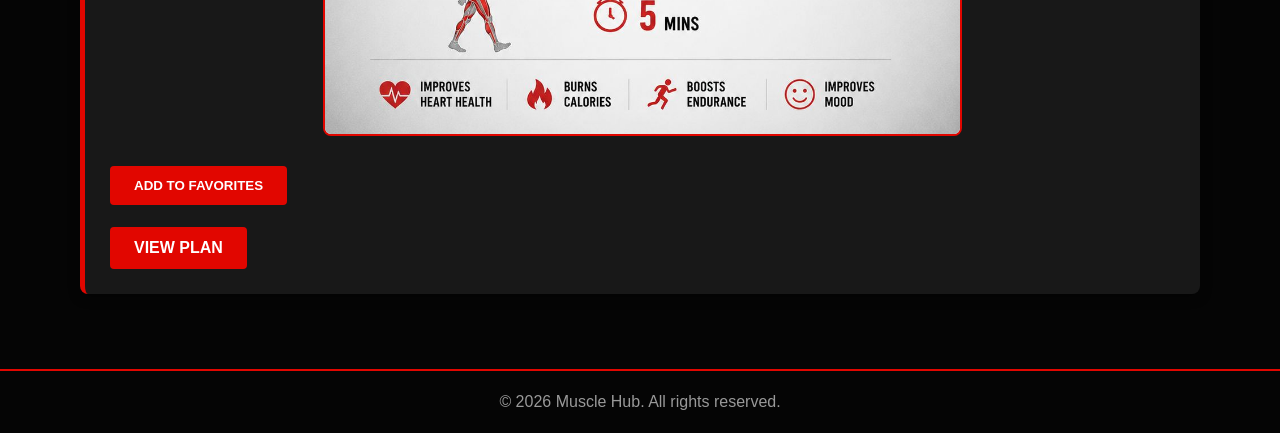
<file: workouts.html>
<!DOCTYPE html>
<html>
<head>
    <title>Workouts</title>
    <meta charset="UTF-8">
    <meta name="viewport" content="width=device-width, initial-scale=1.0">
    <link rel="stylesheet" href="style.css">
</head>

<body>
<header>

    <div class="logo">
        <img src="images/logo.png" alt="Muscle Hub Logo">
        <h1>Muscle Hub</h1>
    </div>

    <nav>
        <a href="index.html">Home</a>
        <a href="workouts.html">Workouts</a>
        <a href="exercises.html">Exercises</a>
        <a href="nutrition.html">Nutrition</a>
        <a href="favorites.html">Favorites</a>
        <a href="contact.html">Contact</a>
    </nav>

</header>

<section>

    <h1>Workouts plans</h1>
    <p>Explore our collection of expertly crafted workout plans designed to help you achieve your fitness goals. Whether you're a beginner looking to get started or an experienced athlete aiming to take your training to the next level, we have a plan for you. Our workout plans are tailored to various fitness levels and goals, including strength training, weight loss, muscle building, and overall fitness. Each plan includes detailed exercises, sets, reps, and rest periods to ensure you get the most out of your workouts. Start your fitness journey with us and discover the perfect workout plan to transform your body and boost your confidence.</p>




    <div class="list-cards">

        <div>

            <h3>Full-Body Workout</h3>
            <p>A comprehensive workout targeting all major muscle groups for overall strength and fitness.</p>
            <img src="images/fullbody.jpg" alt="Full Body Workout Image" class="card-image">

            <button onclick="addFavorite(
                'Full-Body Workout',
                'images/fullbody.jpg',
                'A comprehensive workout targeting all major muscle groups.',
                document.getElementById('fullbody-details').innerHTML
            )" class="btn">Add to Favorites</button>

            <details>

                <summary class="btn">
                    View plan details
                </summary>

                <div class="dropdown-content" id="fullbody-details">

                    <h4>Full-Body Workout Plan</h4>
                    <ul>
                        <li>Squats: 3 sets of 12 reps</li>
                        <li>Push-ups: 3 sets of 15 reps</li>
                        <li>Deadlifts: 3 sets of 10 reps</li>
                        <li>Dumbbell Rows: 3 sets of 12 reps</li>
                        <li>Plank: Hold for 60 seconds, repeat 3 times</li>
                    </ul>

                    <h4>How to Perform Each Exercise</h4>

                    <p><strong>Squats:</strong> Stand with feet shoulder-width apart, lower your body by bending your knees and hips, keeping your back straight. Push through your heels to return to the starting position.</p>
                    <p><strong>Push-ups:</strong> Start in a plank position, lower your body until your chest nearly touches the ground, then push back up.</p>
                    <p><strong>Deadlifts:</strong> Stand with feet hip-width apart, grip the barbell with hands shoulder-width apart, and lift the weight by extending your hips and knees.</p>
                    <p><strong>Dumbbell Rows:</strong> Sit on a bench with a dumbbell in each hand, lean forward slightly, and pull the weights towards your torso.</p>
                    <p><strong>Plank:</strong> Start in a push-up position but rest on your forearms, keeping your body straight from head to heels.</p>
               
                </div>

            </details>

        </div>
    
    </div>



    <div class="list-card">

        <div>

            <h3>Upper Body Workout</h3>

            <p>
                Focus on building strength in your chest, shoulders,
                back and arms.
            </p>
            <img src="images/upperbody.jpg" alt="Upper Body Workout Image" class="card-image">

            <button onclick="addFavorite(
                'Upper Body Workout',
                'images/upperbody.jpg',
                'Focus on building strength in your chest, shoulders, back and arms.',
                document.getElementById('upperbody-details').innerHTML
            )" class="btn">Add to Favorites</button>

            <details>

                <summary class="btn">
                    View Plan
                </summary>

                <div class="dropdown-content" id="upperbody-details">

                    <h4>Upper Body Workout Plan</h4>

                    <ul>
                        <li>Bench Press: 4 sets of 8 reps</li>
                        <li>Shoulder Press: 3 sets of 10 reps</li>
                        <li>Pull Ups: 3 sets of 8 reps</li>
                        <li>Bicep Curls: 3 sets of 12 reps</li>
                        <li>Tricep Pushdowns: 3 sets of 12 reps</li>

                    </ul>

                    <h4>How To Perform Each Exercise</h4>

                    <p><strong>Bench Press:</strong> Lie on a bench with feet flat on the ground, grip the barbell slightly wider than shoulder-width, and lower it to your chest before pushing it back up.</p>
                    <p><strong>Shoulder Press:</strong> Sit on a bench with a dumbbell in each hand, press the weights overhead until your arms are fully extended.</p>
                    <p><strong>Pull Ups:</strong> Grab the bar with an overhand grip, hang from it with your arms fully extended, and pull your body up until your chin is above the bar.</p>
                    <p><strong>Bicep Curls:</strong> Stand with a dumbbell in each hand, curl the weights towards your shoulders while keeping your upper arms stationary.</p>
                    <p><strong>Tricep Pushdowns:</strong> Attach a rope handle to a cable machine, grasp the rope with both hands, and push the rope down until your arms are fully extended.</p>

                </div>

            </details>

        </div>

    </div>

    

    <div class="list-card">

        <div>

            <h3>Lower Body Workout</h3>

            <p>
                Build strength in your legs, glutes and calves.
            </p>
            <img src="images/lowerbody.jpg" alt="Lower Body Workout Image" class="card-image">
            <button onclick="addFavorite(
                'Lower Body Workout',
                'images/lowerbody.jpg',
                'Build strength in your legs, glutes and calves.',
                document.getElementById('lowerbody-details').innerHTML
            )" class="btn">Add to Favorites</button>

            <details>

                <summary class="btn">
                    View Plan
                </summary>

                <div class="dropdown-content" id="lowerbody-details">

                    <h4>Lower Body Workout Plan</h4>

                    <ul>
                        <li>Squats: 4 sets of 10 reps</li>
                        <li>Leg Press: 3 sets of 10 reps</li>
                        <li>Walking Lunges: 3 sets of 12 reps per leg</li>
                        <li>Hamstring Curls: 3 sets of 12 reps</li>
                        <li>Calf Raises: 4 sets of 15 reps</li>
                    </ul>

                    <h4>How To Perform Each Exercise</h4>

                    <p><strong>Squats:</strong> Stand with feet shoulder-width apart, lower your body by bending your knees and hips, keeping your back straight. Push through your heels to return to the starting position.</p>
                    <p><strong>Leg Press:</strong> Sit on a leg press machine with your feet shoulder-width apart on the platform, push the weight away from you by extending your legs, then slowly return to the starting position.</p>
                    <p><strong>Walking Lunges:</strong> Step forward with one leg and lower your body until both knees are bent at a 90-degree angle, then push through the front heel to return to the starting position and repeat with the other leg.</p>
                    <p><strong>Hamstring Curls:</strong> Lie face down on a hamstring curl machine, hook your heels under the padded lever, and curl your legs towards your glutes.</p>
                    <p><strong>Calf Raises:</strong> Stand with the balls of your feet on a raised surface, lift your heels as high as possible, then slowly lower them back down.</p>

                </div>

            </details>

        </div>

    </div>

    <!-- Cardio -->

    <div class="list-card">

    
        <div>

            <h3>Cardio Workout Plan</h3>

            <p>
                Improve endurance and burn calories.
            </p>
            <img src="images/cardio.jpg" alt="Cardio Workout Image" class="card-image">
            <button onclick="addFavorite(
                'Cardio Workout Plan',
                'images/cardio.jpg',
                'Improve endurance and burn calories.',
                document.getElementById('cardio-details').innerHTML
            )" class="btn">Add to Favorites</button>

            <details>

                <summary class="btn">
                    View Plan
                </summary>

                <div class="dropdown-content" id="cardio-details">

                    <h4>Workout Plan</h4>

                    <ul>
                        <li>Treadmill Jog: 15 mins</li>
                        <li>Bike: 10 mins</li>
                        <li>Rowing Machine: 10 mins</li>
                        <li>Jump Rope: 5 mins</li>
                        <li>Cool Down Walk: 5 mins</li>
                    </ul>

                    <h4>How To Perform Each Exercise</h4>

                    <p><strong>Treadmill Jog:</strong> Set the treadmill to a comfortable jogging pace and maintain a steady rhythm for the duration of the workout.</p>
                    <p><strong>Bike:</strong> Use a stationary bike, adjusting the resistance to a level that challenges you while allowing you to maintain a consistent pace.</p>
                    <p><strong>Rowing Machine:</strong> Sit on the rowing machine, grip the handle, and use a smooth, powerful motion to pull the handle towards your torso while extending your legs.</p>
                    <p><strong>Jump Rope:</strong> Hold the handles of the jump rope, swing it over your head and under your feet in a continuous motion, jumping with each rotation.</p>
                    <p><strong>Cool Down Walk:</strong> After completing the cardio exercises, take a slow, relaxed walk to help your heart rate return to normal and prevent stiffness.</p>

                </div>

            </details>

        </div>

</section>


<footer>
    <p>© 2026 Muscle Hub. All rights reserved.</p>
</footer>



<script src="favorites.js"></script>

</body>
</html>
</file>
<file: style.css>
:root {
    --red: #e10600;
    --black: #050505;
    --dark: #111111;
    --card: #181818;
    --white: #ffffff;
    --grey: #cccccc;
}

* {
    margin: 0;
    padding: 0;
    box-sizing: border-box;
}

body {
    font-family: Arial, sans-serif;
    background: var(--black);
    color: var(--white);
}


header {
    background: var(--black);
    padding: 18px 50px;
    display: flex;
    justify-content: space-between;
    align-items: center;
    border-bottom: 2px solid var(--red);
    margin-bottom: 30px;
}

.logo {
    display: flex;
    align-items: center;
    gap: 12px;
}

.logo img {
    width: 60px;
    height: auto;
}

.logo h1 {
    font-size: 28px;
    text-transform: uppercase;
    color: var(--white);
}

nav a {
    color: var(--white);
    text-decoration: none;
    margin-left: 45px;
    font-size: 14px;
    font-weight: bold;
    text-transform: uppercase;
}

nav a:hover {
    color: var(--red);
}

.hero-hero {
    position: relative;
    min-height: 700px;
    overflow: hidden;

    display: flex;
    align-items: center;

    padding-left: 100px;
}

.hero-video {
    position: absolute;
    top: 0;
    left: 0;

    width: 100%;
    height: 100%;

    object-fit: fill;

    z-index: -2;
}

.hero-hero::before {
    content: "";

    position: absolute;
    inset: 0;

    background: rgba(0,0,0,0.5);

    z-index: -1;
}

.hero-text {
    max-width: 700px;

    border-left: 5px solid var(--red);

    padding-left: 30px;

    background: transparent;
}

.hero-text h2 {
    font-size: 90px;
    line-height: 0.9;

    color: white;

    text-transform: uppercase;

    text-shadow: 3px 3px 10px rgba(0,0,0,0.8);

    margin-bottom: 20px;
}

.hero-text p {
    font-size: 22px;
    color: white;

    text-shadow: 2px 2px 8px rgba(0,0,0,0.8);

    margin-bottom: 30px;
}

section {
    padding: 50px 80px;
}

section h1,
section h2 {
    color: var(--red);
    text-transform: uppercase;
    margin-bottom: 25px;
}

section p {
    color: var(--grey);
    line-height: 1.6;
    margin-bottom: 20px;
}

.grid {
    display: grid;
    grid-template-columns: repeat(2, 1fr);
    gap: 30px;
}

.card,
.list-card,
.list-cards {
    background: var(--card);
    border-left: 5px solid var(--red);
    border-radius: 8px;
    padding: 25px;
    margin-bottom: 25px;
    color: var(--white);
    box-shadow: 0 3px 12px rgba(0,0,0,0.4);
    overflow: visible;
}

.card:hover,
.list-card:hover,
.list-cards:hover {
    border-color: var(--red);
    transform: translateY(-3px);
}

.card h3,
.list-card h3,
.list-cards h3 {
    color: var(--white);
    text-transform: uppercase;
    margin-bottom: 10px;
}

.card-image {
    width: 60%;
    height: auto;
    max-height: none;
    object-fit: contain;
    object-position: center;
    display: block;
    margin: 20px auto;
    border: 2px solid var(--red);
    border-radius: 8px;
    background: white;
}
.card-img {
    width: 100%;
    height: auto;
    max-height: none;
    object-fit: contain;
    object-position: center;
    display: block;
    margin: 20px auto;
    border: 2px solid var(--red);
    border-radius: 8px;
    background: white;
}

.btn,
button {
    background: var(--red);
    color: var(--white);
    padding: 12px 24px;
    border: none;
    border-radius: 4px;
    text-decoration: none;
    cursor: pointer;
    font-weight: bold;
    text-transform: uppercase;
    display: inline-block;
    margin-top: 10px;
}

.btn:hover,
button:hover {
    background: var(--white);
    color: var(--black);
}

details {
    margin-top: 12px;
}

summary {
    list-style: none;
}

summary::-webkit-details-marker {
    display: none;
}

.dropdown-content {
    background: var(--dark);
    border-left: 4px solid var(--red);
    padding: 20px;
    margin-top: 15px;
    border-radius: 8px;
}

.dropdown-content h4 {
    color: var(--red);
    margin: 15px 0 10px;
}

.dropdown-content ul {
    padding-left: 25px;
    margin-bottom: 15px;
}

.dropdown-content li {
    margin-bottom: 8px;
    color: var(--grey);
}

.nutrition-info {
    background: #0b0b0b;
    border-left: 4px solid var(--red);
    padding: 15px;
    margin-top: 15px;
    border-radius: 6px;
}

.contact-container {
    max-width: 700px;
    margin: 30px auto;
}

form {
    background: var(--card);
    padding: 30px;
    border-radius: 10px;
    border-left: 5px solid var(--red);
}

label {
    display: block;
    margin-top: 15px;
    font-weight: bold;
    color: var(--white);
}

input,
textarea {
    width: 100%;
    padding: 12px;
    margin-top: 6px;
    background: #0b0b0b;
    color: var(--white);
    border: 1px solid #333;
    border-radius: 5px;
}

input:focus,
textarea:focus {
    outline: none;
    border-color: var(--red);
}

footer {
    background: var(--black);
    color: #999;
    text-align: center;
    padding: 22px;
    border-top: 2px solid var(--red);
}

@media (max-width: 900px) {
    header {
        flex-direction: column;
        text-align: center;
    }

    nav {
        margin-top: 15px;
    }

    nav a {
        display: block;
        margin: 10px 0;
    }

    .hero-hero {
        padding: 50px 25px;
    }

    .hero-text h2 {
        font-size: 42px;
    }

    section {
        padding: 30px 20px;
    }

    .grid {
        grid-template-columns: 1fr;
    }

    .list-card,
    .list-cards {
        display: block;
    }

    .card-img {
        width: 100%;
        height: auto;
        max-height: none;
        object-fit: contain;
        margin-bottom: 15px;
    }
}


.pt-table {
    width: 80%;
    margin: 30px auto;

    border-collapse: collapse;

    background: var(--card);
    color: var(--white);

    border-radius: 8px;
    overflow: hidden;

    box-shadow: 0 3px 12px rgba(0,0,0,0.4);
}

.pt-table th {
    background: var(--red);
    color: white;

    padding: 15px;
    text-align: left;
}

.pt-table td {
    padding: 15px;
    border-bottom: 1px solid #333;
}

.pt-table tr:hover {
    background: rgba(225, 6, 0, 0.15);
}

.table-title {
    text-align: center;
    color: var(--red);
    margin-bottom: 20px;
}
</file>
